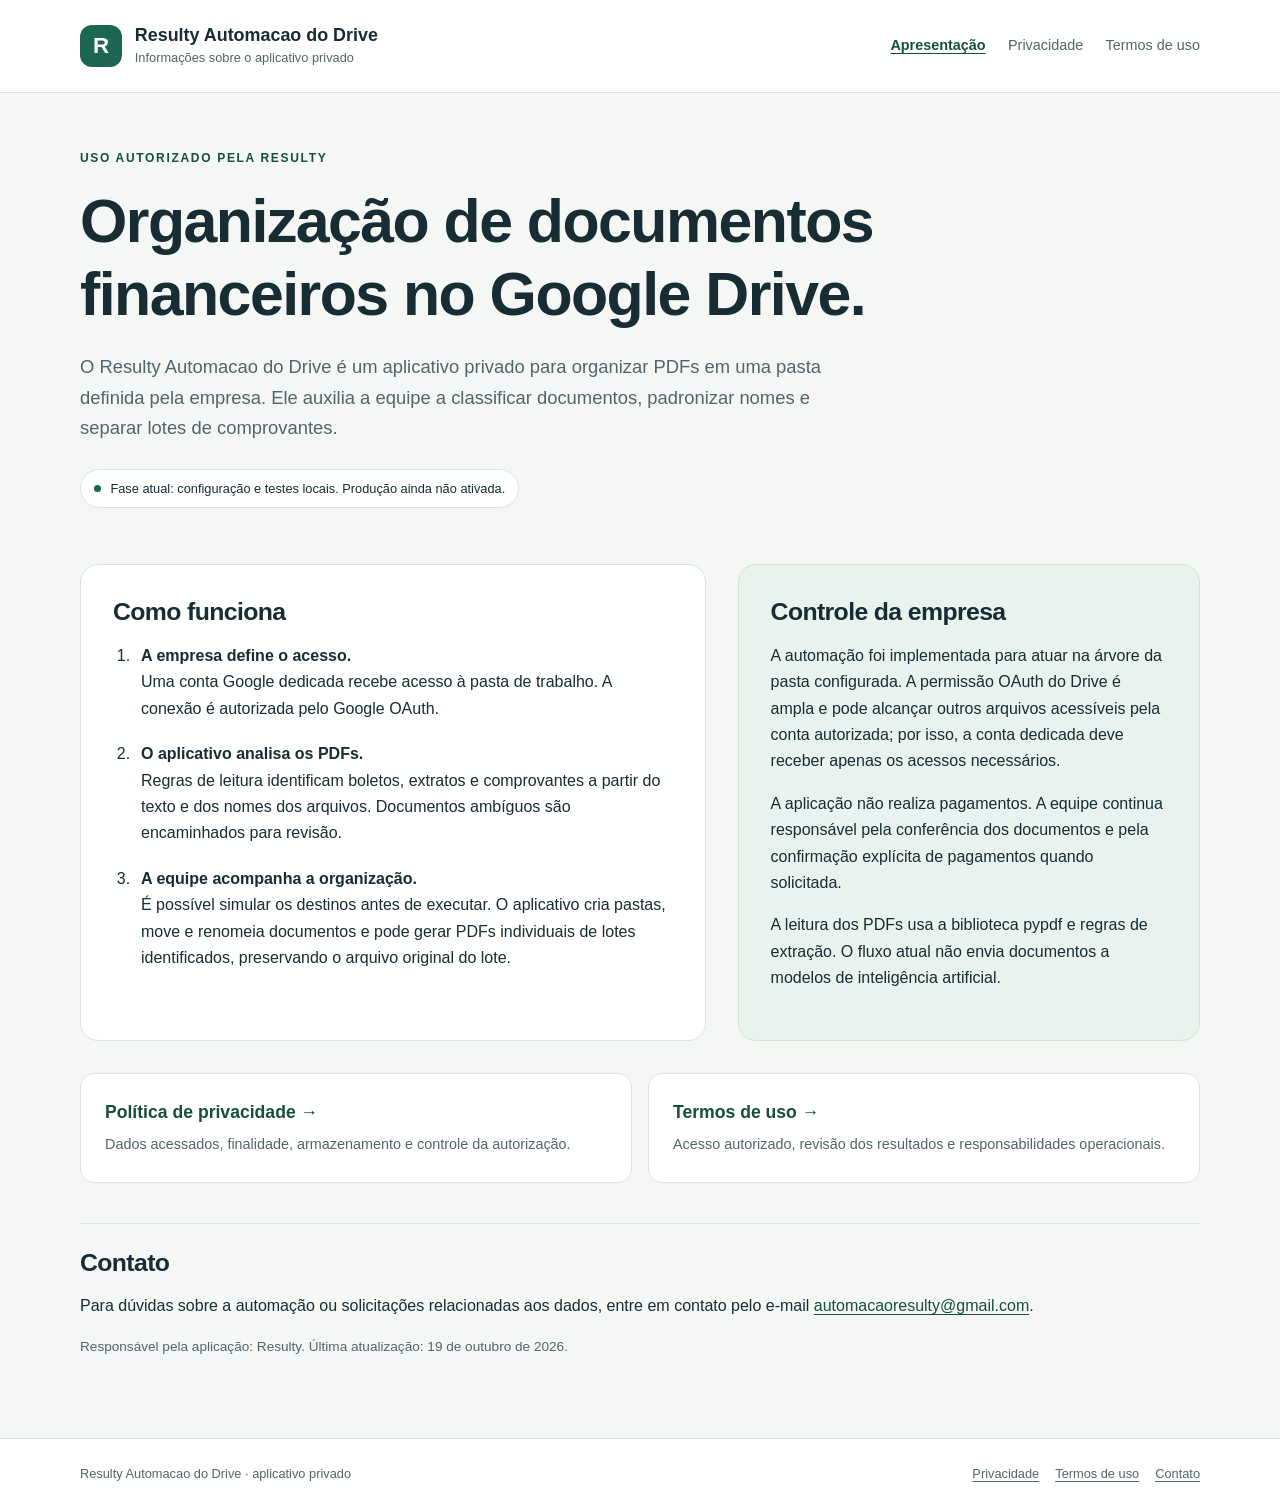
<file: index.html>
<!doctype html>
<html lang="pt-BR">
<head>
  <meta charset="utf-8">
  <meta name="viewport" content="width=device-width, initial-scale=1">
  <meta name="description" content="Conheça o Resulty Automacao do Drive, aplicativo privado para organização autorizada de documentos financeiros no Google Drive.">
  <title>Resulty Automacao do Drive</title>
  <link rel="stylesheet" href="style.css">
</head>
<body>
  <a class="skip-link" href="#conteudo">Ir para o conteúdo</a>
  <header class="site-header">
    <div class="wrap header-inner">
      <a class="brand" href="index.html" aria-label="Resulty Automacao do Drive — início">
        <span class="brand-mark" aria-hidden="true">R</span>
        <span><span class="brand-name">Resulty Automacao do Drive</span><span class="brand-subtitle">Informações sobre o aplicativo privado</span></span>
      </a>
      <nav aria-label="Navegação principal">
        <a href="index.html" aria-current="page">Apresentação</a><a href="privacidade.html">Privacidade</a><a href="termos.html">Termos de uso</a>
      </nav>
    </div>
  </header>
  <main id="conteudo" class="wrap">
    <p class="eyebrow">Uso autorizado pela Resulty</p>
    <h1>Organização de documentos financeiros no Google Drive.</h1>
    <p class="lead">O Resulty Automacao do Drive é um aplicativo privado para organizar PDFs em uma pasta definida pela empresa. Ele auxilia a equipe a classificar documentos, padronizar nomes e separar lotes de comprovantes.</p>
    <p class="status">Fase atual: configuração e testes locais. Produção ainda não ativada.</p>
    <div class="overview">
      <section class="panel" aria-labelledby="funcionamento">
        <h2 id="funcionamento">Como funciona</h2>
        <ol class="steps">
          <li><strong>A empresa define o acesso.</strong>Uma conta Google dedicada recebe acesso à pasta de trabalho. A conexão é autorizada pelo Google OAuth.</li>
          <li><strong>O aplicativo analisa os PDFs.</strong>Regras de leitura identificam boletos, extratos e comprovantes a partir do texto e dos nomes dos arquivos. Documentos ambíguos são encaminhados para revisão.</li>
          <li><strong>A equipe acompanha a organização.</strong>É possível simular os destinos antes de executar. O aplicativo cria pastas, move e renomeia documentos e pode gerar PDFs individuais de lotes identificados, preservando o arquivo original do lote.</li>
        </ol>
      </section>
      <section class="panel panel-soft" aria-labelledby="limites">
        <h2 id="limites">Controle da empresa</h2>
        <p>A automação foi implementada para atuar na árvore da pasta configurada. A permissão OAuth do Drive é ampla e pode alcançar outros arquivos acessíveis pela conta autorizada; por isso, a conta dedicada deve receber apenas os acessos necessários.</p>
        <p>A aplicação não realiza pagamentos. A equipe continua responsável pela conferência dos documentos e pela confirmação explícita de pagamentos quando solicitada.</p>
        <p>A leitura dos PDFs usa a biblioteca pypdf e regras de extração. O fluxo atual não envia documentos a modelos de inteligência artificial.</p>
      </section>
    </div>
    <div class="link-grid" aria-label="Documentos de referência">
      <a class="document-link" href="privacidade.html"><strong>Política de privacidade →</strong><span>Dados acessados, finalidade, armazenamento e controle da autorização.</span></a>
      <a class="document-link" href="termos.html"><strong>Termos de uso →</strong><span>Acesso autorizado, revisão dos resultados e responsabilidades operacionais.</span></a>
    </div>
    <section class="contact" aria-labelledby="contato">
      <h2 id="contato">Contato</h2>
      <p>Para dúvidas sobre a automação ou solicitações relacionadas aos dados, entre em contato pelo e-mail <a href="mailto:automacaoresulty@gmail.com">automacaoresulty@gmail.com</a>.</p>
      <p class="meta">Responsável pela aplicação: Resulty. Última atualização: <time datetime="2026-10-19">19 de outubro de 2026</time>.</p>
    </section>
  </main>
  <footer class="site-footer">
    <div class="wrap footer-inner"><p>Resulty Automacao do Drive · aplicativo privado</p><div class="footer-links"><a href="privacidade.html">Privacidade</a><a href="termos.html">Termos de uso</a><a href="mailto:automacaoresulty@gmail.com">Contato</a></div></div>
  </footer>
</body>
</html>
</file>
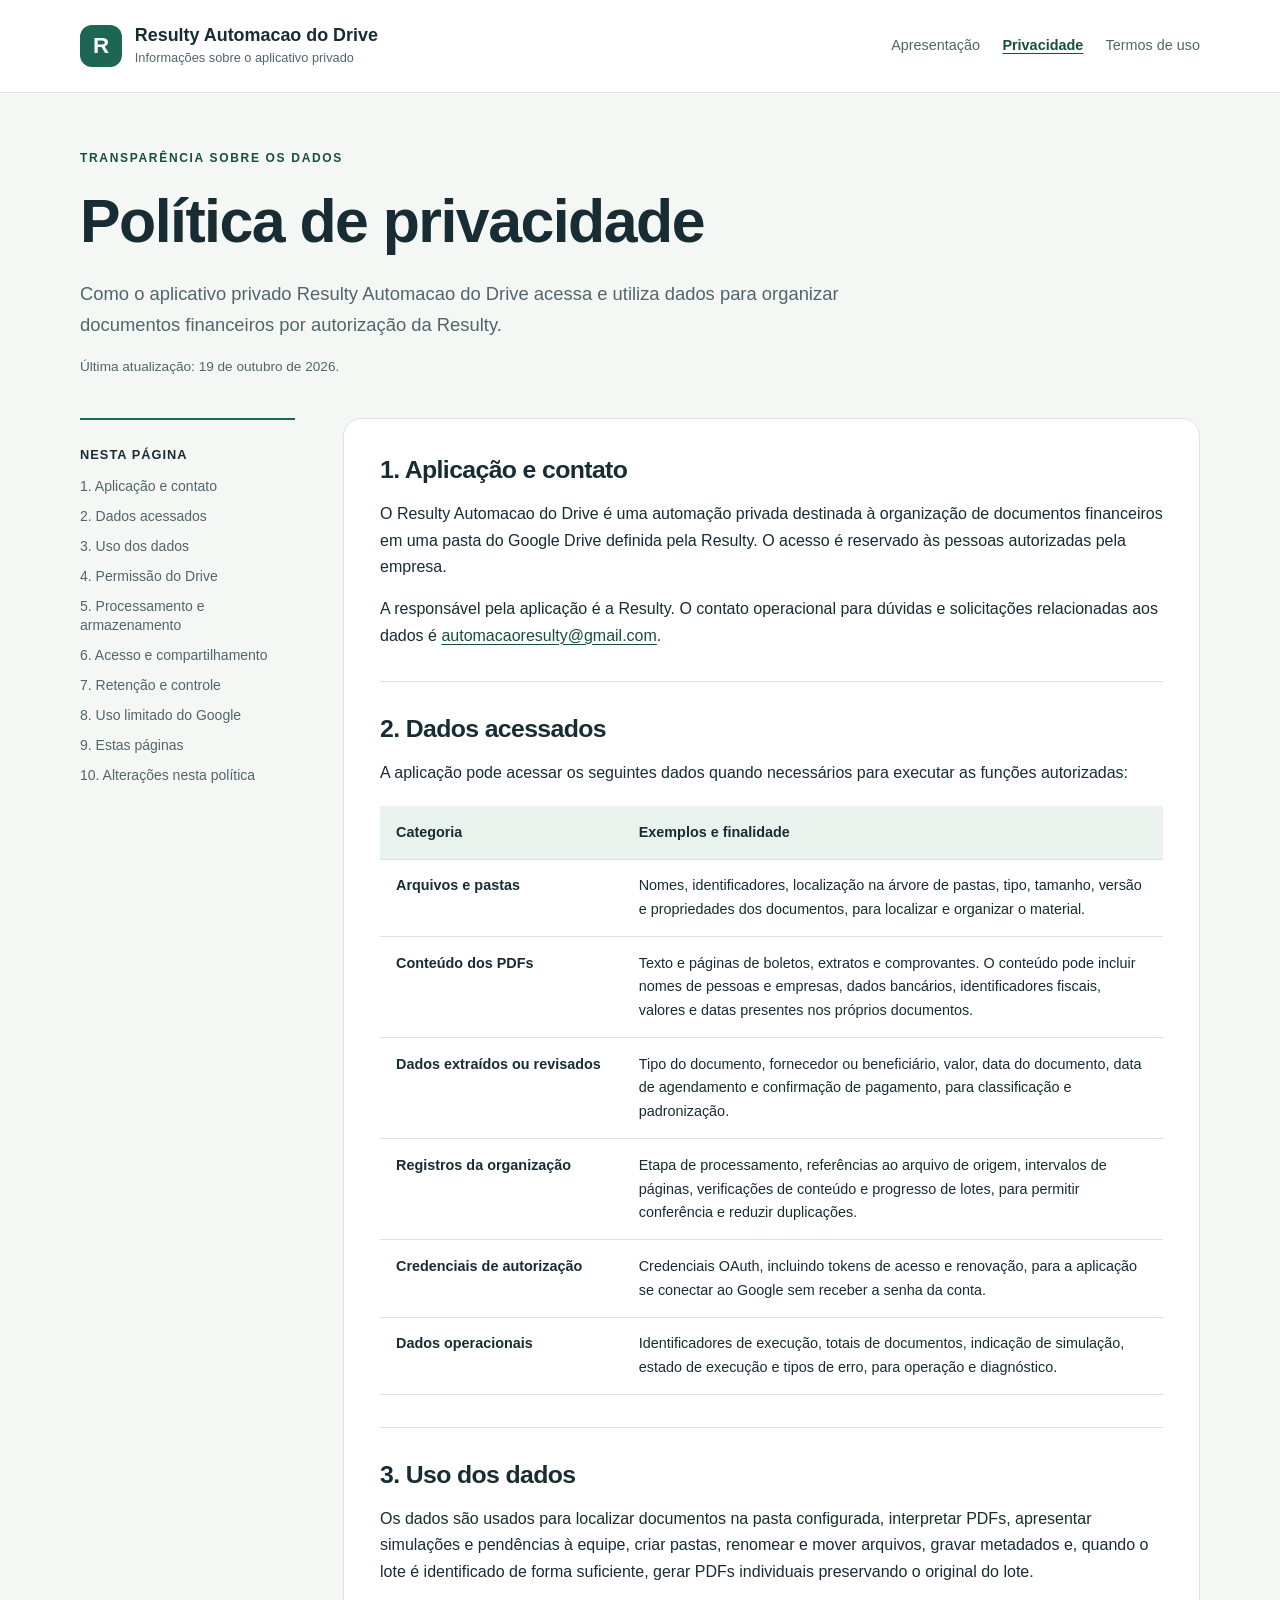
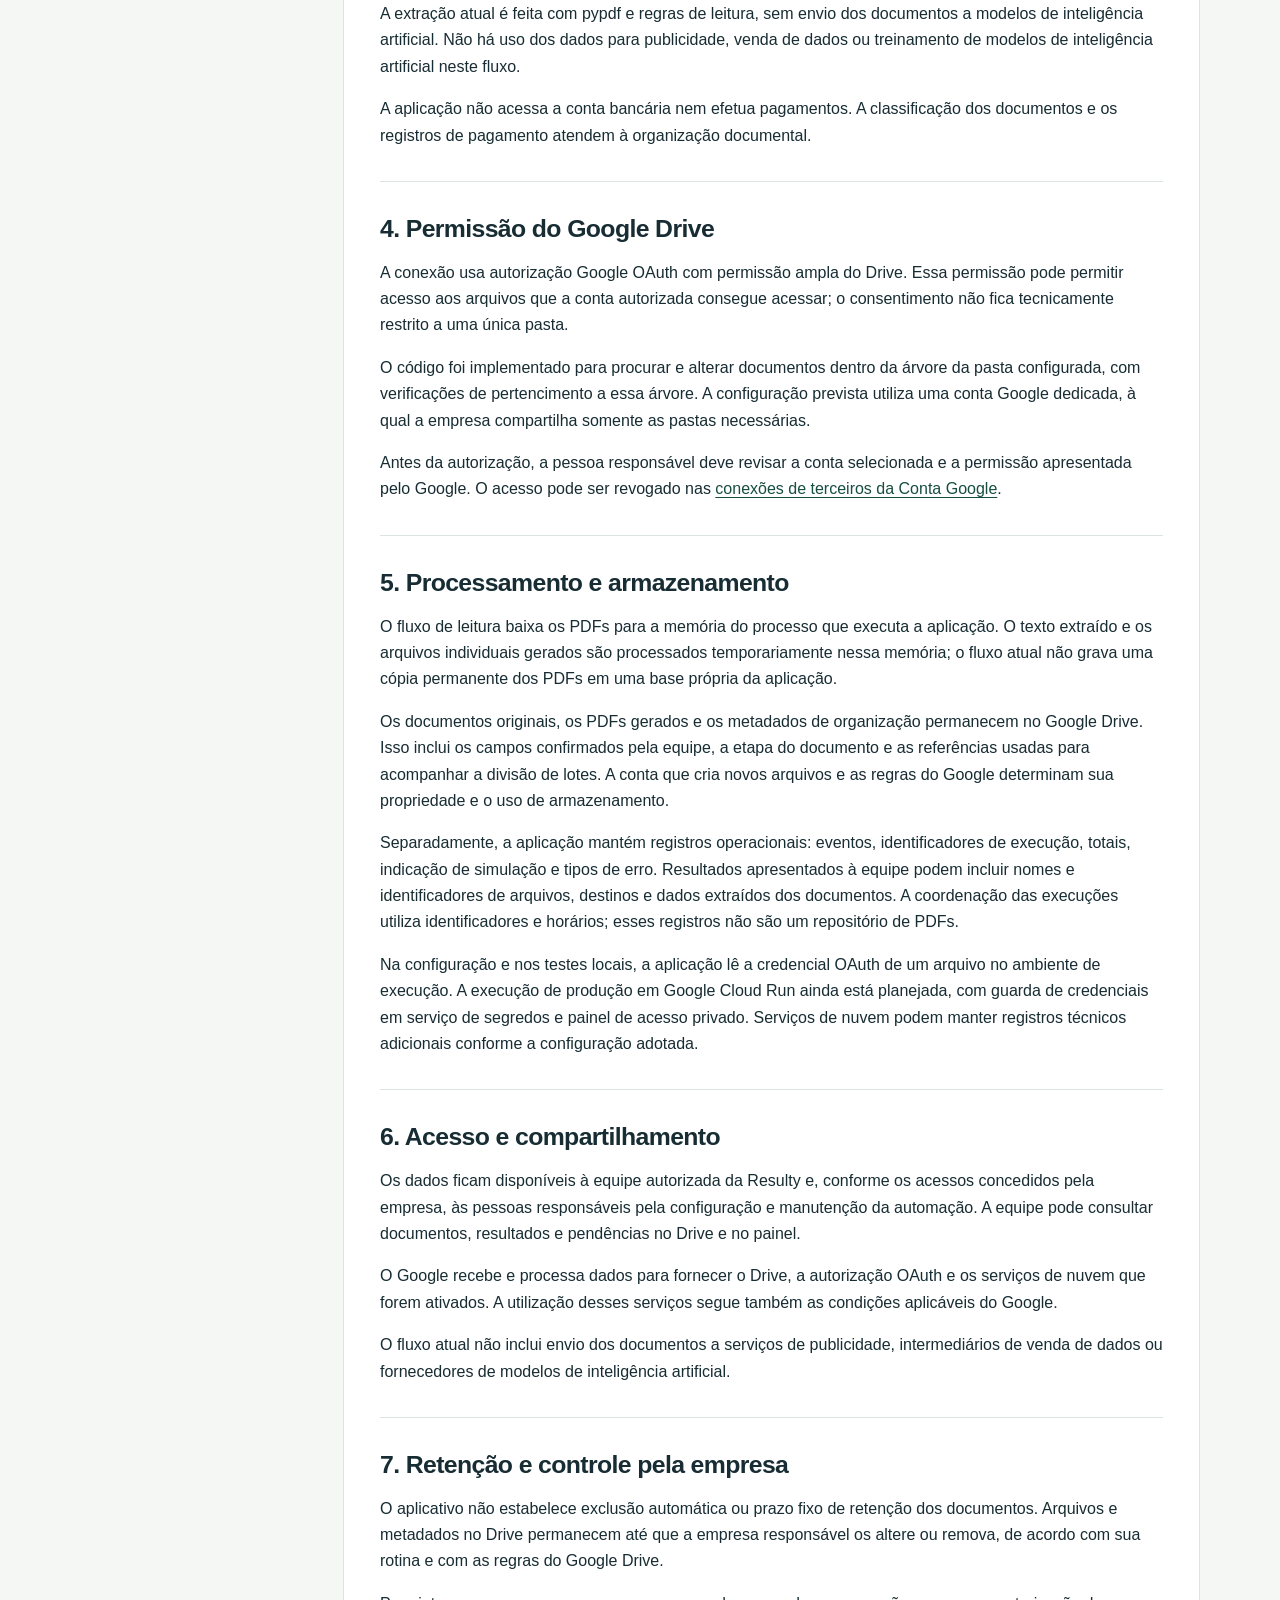
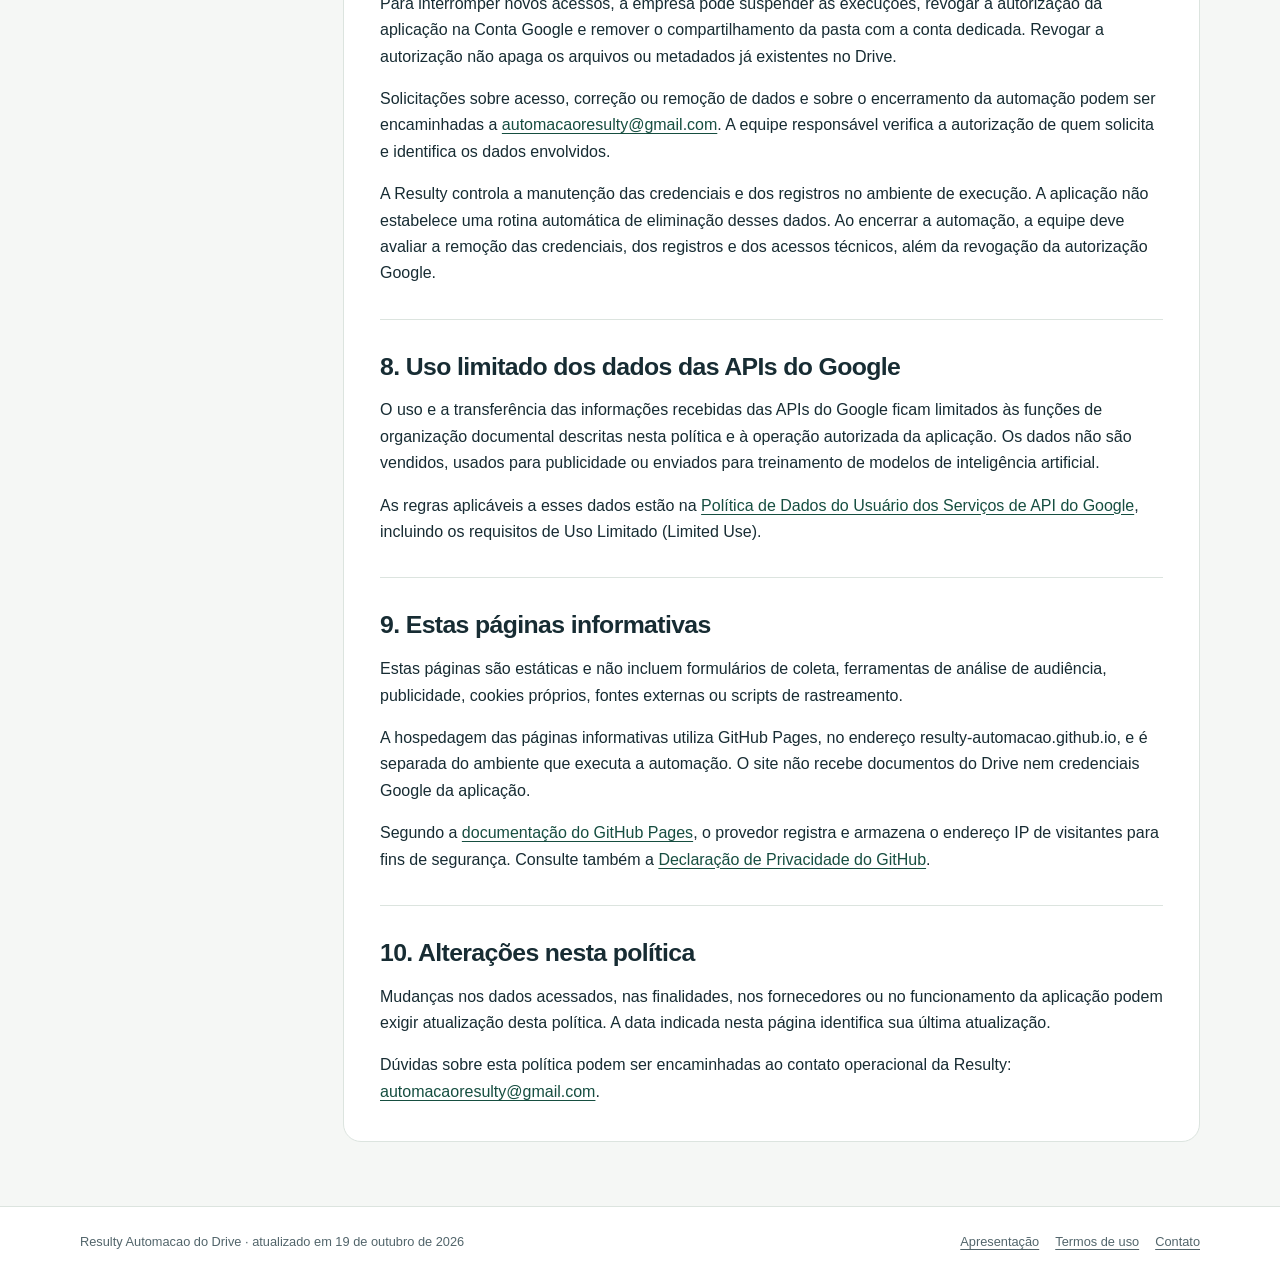
<file: privacidade.html>
<!doctype html>
<html lang="pt-BR">
<head>
  <meta charset="utf-8">
  <meta name="viewport" content="width=device-width, initial-scale=1">
  <meta name="description" content="Dados acessados, finalidade, armazenamento e controle da autorização do aplicativo privado Resulty Automacao do Drive.">
  <title>Privacidade — Resulty Automacao do Drive</title>
  <link rel="stylesheet" href="style.css">
</head>
<body>
  <a class="skip-link" href="#conteudo">Ir para o conteúdo</a>
  <header class="site-header">
    <div class="wrap header-inner">
      <a class="brand" href="index.html" aria-label="Resulty Automacao do Drive — início"><span class="brand-mark" aria-hidden="true">R</span><span><span class="brand-name">Resulty Automacao do Drive</span><span class="brand-subtitle">Informações sobre o aplicativo privado</span></span></a>
      <nav aria-label="Navegação principal"><a href="index.html">Apresentação</a><a href="privacidade.html" aria-current="page">Privacidade</a><a href="termos.html">Termos de uso</a></nav>
    </div>
  </header>
  <main id="conteudo" class="wrap">
    <p class="eyebrow">Transparência sobre os dados</p>
    <h1>Política de privacidade</h1>
    <p class="lead">Como o aplicativo privado Resulty Automacao do Drive acessa e utiliza dados para organizar documentos financeiros por autorização da Resulty.</p>
    <p class="meta">Última atualização: <time datetime="2026-10-19">19 de outubro de 2026</time>.</p>
    <div class="document-layout">
      <aside class="contents" aria-label="Conteúdo desta política">
        <strong>Nesta página</strong>
        <a href="#aplicacao">1. Aplicação e contato</a><a href="#dados">2. Dados acessados</a><a href="#finalidades">3. Uso dos dados</a><a href="#permissoes">4. Permissão do Drive</a><a href="#armazenamento">5. Processamento e armazenamento</a><a href="#compartilhamento">6. Acesso e compartilhamento</a><a href="#controle">7. Retenção e controle</a><a href="#google">8. Uso limitado do Google</a><a href="#paginas">9. Estas páginas</a><a href="#alteracoes">10. Alterações nesta política</a>
      </aside>
      <article class="document-body" aria-label="Política de privacidade">
        <section id="aplicacao">
          <h2>1. Aplicação e contato</h2>
          <p>O Resulty Automacao do Drive é uma automação privada destinada à organização de documentos financeiros em uma pasta do Google Drive definida pela Resulty. O acesso é reservado às pessoas autorizadas pela empresa.</p>
          <p>A responsável pela aplicação é a Resulty. O contato operacional para dúvidas e solicitações relacionadas aos dados é <a href="mailto:automacaoresulty@gmail.com">automacaoresulty@gmail.com</a>.</p>
        </section>
        <section id="dados">
          <h2>2. Dados acessados</h2>
          <p>A aplicação pode acessar os seguintes dados quando necessários para executar as funções autorizadas:</p>
          <div class="table-scroll">
            <table>
              <thead><tr><th scope="col">Categoria</th><th scope="col">Exemplos e finalidade</th></tr></thead>
              <tbody>
                <tr><td>Arquivos e pastas</td><td>Nomes, identificadores, localização na árvore de pastas, tipo, tamanho, versão e propriedades dos documentos, para localizar e organizar o material.</td></tr>
                <tr><td>Conteúdo dos PDFs</td><td>Texto e páginas de boletos, extratos e comprovantes. O conteúdo pode incluir nomes de pessoas e empresas, dados bancários, identificadores fiscais, valores e datas presentes nos próprios documentos.</td></tr>
                <tr><td>Dados extraídos ou revisados</td><td>Tipo do documento, fornecedor ou beneficiário, valor, data do documento, data de agendamento e confirmação de pagamento, para classificação e padronização.</td></tr>
                <tr><td>Registros da organização</td><td>Etapa de processamento, referências ao arquivo de origem, intervalos de páginas, verificações de conteúdo e progresso de lotes, para permitir conferência e reduzir duplicações.</td></tr>
                <tr><td>Credenciais de autorização</td><td>Credenciais OAuth, incluindo tokens de acesso e renovação, para a aplicação se conectar ao Google sem receber a senha da conta.</td></tr>
                <tr><td>Dados operacionais</td><td>Identificadores de execução, totais de documentos, indicação de simulação, estado de execução e tipos de erro, para operação e diagnóstico.</td></tr>
              </tbody>
            </table>
          </div>
        </section>
        <section id="finalidades">
          <h2>3. Uso dos dados</h2>
          <p>Os dados são usados para localizar documentos na pasta configurada, interpretar PDFs, apresentar simulações e pendências à equipe, criar pastas, renomear e mover arquivos, gravar metadados e, quando o lote é identificado de forma suficiente, gerar PDFs individuais preservando o original do lote.</p>
          <p>A extração atual é feita com pypdf e regras de leitura, sem envio dos documentos a modelos de inteligência artificial. Não há uso dos dados para publicidade, venda de dados ou treinamento de modelos de inteligência artificial neste fluxo.</p>
          <p>A aplicação não acessa a conta bancária nem efetua pagamentos. A classificação dos documentos e os registros de pagamento atendem à organização documental.</p>
        </section>
        <section id="permissoes">
          <h2>4. Permissão do Google Drive</h2>
          <p>A conexão usa autorização Google OAuth com permissão ampla do Drive. Essa permissão pode permitir acesso aos arquivos que a conta autorizada consegue acessar; o consentimento não fica tecnicamente restrito a uma única pasta.</p>
          <p>O código foi implementado para procurar e alterar documentos dentro da árvore da pasta configurada, com verificações de pertencimento a essa árvore. A configuração prevista utiliza uma conta Google dedicada, à qual a empresa compartilha somente as pastas necessárias.</p>
          <p>Antes da autorização, a pessoa responsável deve revisar a conta selecionada e a permissão apresentada pelo Google. O acesso pode ser revogado nas <a href="https://myaccount.google.com/connections">conexões de terceiros da Conta Google</a>.</p>
        </section>
        <section id="armazenamento">
          <h2>5. Processamento e armazenamento</h2>
          <p>O fluxo de leitura baixa os PDFs para a memória do processo que executa a aplicação. O texto extraído e os arquivos individuais gerados são processados temporariamente nessa memória; o fluxo atual não grava uma cópia permanente dos PDFs em uma base própria da aplicação.</p>
          <p>Os documentos originais, os PDFs gerados e os metadados de organização permanecem no Google Drive. Isso inclui os campos confirmados pela equipe, a etapa do documento e as referências usadas para acompanhar a divisão de lotes. A conta que cria novos arquivos e as regras do Google determinam sua propriedade e o uso de armazenamento.</p>
          <p>Separadamente, a aplicação mantém registros operacionais: eventos, identificadores de execução, totais, indicação de simulação e tipos de erro. Resultados apresentados à equipe podem incluir nomes e identificadores de arquivos, destinos e dados extraídos dos documentos. A coordenação das execuções utiliza identificadores e horários; esses registros não são um repositório de PDFs.</p>
          <p>Na configuração e nos testes locais, a aplicação lê a credencial OAuth de um arquivo no ambiente de execução. A execução de produção em Google Cloud Run ainda está planejada, com guarda de credenciais em serviço de segredos e painel de acesso privado. Serviços de nuvem podem manter registros técnicos adicionais conforme a configuração adotada.</p>
        </section>
        <section id="compartilhamento">
          <h2>6. Acesso e compartilhamento</h2>
          <p>Os dados ficam disponíveis à equipe autorizada da Resulty e, conforme os acessos concedidos pela empresa, às pessoas responsáveis pela configuração e manutenção da automação. A equipe pode consultar documentos, resultados e pendências no Drive e no painel.</p>
          <p>O Google recebe e processa dados para fornecer o Drive, a autorização OAuth e os serviços de nuvem que forem ativados. A utilização desses serviços segue também as condições aplicáveis do Google.</p>
          <p>O fluxo atual não inclui envio dos documentos a serviços de publicidade, intermediários de venda de dados ou fornecedores de modelos de inteligência artificial.</p>
        </section>
        <section id="controle">
          <h2>7. Retenção e controle pela empresa</h2>
          <p>O aplicativo não estabelece exclusão automática ou prazo fixo de retenção dos documentos. Arquivos e metadados no Drive permanecem até que a empresa responsável os altere ou remova, de acordo com sua rotina e com as regras do Google Drive.</p>
          <p>Para interromper novos acessos, a empresa pode suspender as execuções, revogar a autorização da aplicação na Conta Google e remover o compartilhamento da pasta com a conta dedicada. Revogar a autorização não apaga os arquivos ou metadados já existentes no Drive.</p>
          <p>Solicitações sobre acesso, correção ou remoção de dados e sobre o encerramento da automação podem ser encaminhadas a <a href="mailto:automacaoresulty@gmail.com">automacaoresulty@gmail.com</a>. A equipe responsável verifica a autorização de quem solicita e identifica os dados envolvidos.</p>
          <p>A Resulty controla a manutenção das credenciais e dos registros no ambiente de execução. A aplicação não estabelece uma rotina automática de eliminação desses dados. Ao encerrar a automação, a equipe deve avaliar a remoção das credenciais, dos registros e dos acessos técnicos, além da revogação da autorização Google.</p>
        </section>
        <section id="google">
          <h2>8. Uso limitado dos dados das APIs do Google</h2>
          <p>O uso e a transferência das informações recebidas das APIs do Google ficam limitados às funções de organização documental descritas nesta política e à operação autorizada da aplicação. Os dados não são vendidos, usados para publicidade ou enviados para treinamento de modelos de inteligência artificial.</p>
          <p>As regras aplicáveis a esses dados estão na <a href="https://developers.google.com/terms/api-services-user-data-policy">Política de Dados do Usuário dos Serviços de API do Google</a>, incluindo os requisitos de Uso Limitado (<span lang="en">Limited Use</span>).</p>
        </section>
        <section id="paginas">
          <h2>9. Estas páginas informativas</h2>
          <p>Estas páginas são estáticas e não incluem formulários de coleta, ferramentas de análise de audiência, publicidade, cookies próprios, fontes externas ou scripts de rastreamento.</p>
          <p>A hospedagem das páginas informativas utiliza GitHub Pages, no endereço resulty-automacao.github.io, e é separada do ambiente que executa a automação. O site não recebe documentos do Drive nem credenciais Google da aplicação.</p>
          <p>Segundo a <a href="https://docs.github.com/en/pages/getting-started-with-github-pages/what-is-github-pages">documentação do GitHub Pages</a>, o provedor registra e armazena o endereço IP de visitantes para fins de segurança. Consulte também a <a href="https://docs.github.com/en/site-policy/privacy-policies/github-general-privacy-statement">Declaração de Privacidade do GitHub</a>.</p>
        </section>
        <section id="alteracoes">
          <h2>10. Alterações nesta política</h2>
          <p>Mudanças nos dados acessados, nas finalidades, nos fornecedores ou no funcionamento da aplicação podem exigir atualização desta política. A data indicada nesta página identifica sua última atualização.</p>
          <p>Dúvidas sobre esta política podem ser encaminhadas ao contato operacional da Resulty: <a href="mailto:automacaoresulty@gmail.com">automacaoresulty@gmail.com</a>.</p>
        </section>
      </article>
    </div>
  </main>
  <footer class="site-footer"><div class="wrap footer-inner"><p>Resulty Automacao do Drive · atualizado em 19 de outubro de 2026</p><div class="footer-links"><a href="index.html">Apresentação</a><a href="termos.html">Termos de uso</a><a href="mailto:automacaoresulty@gmail.com">Contato</a></div></div></footer>
</body>
</html>
</file>
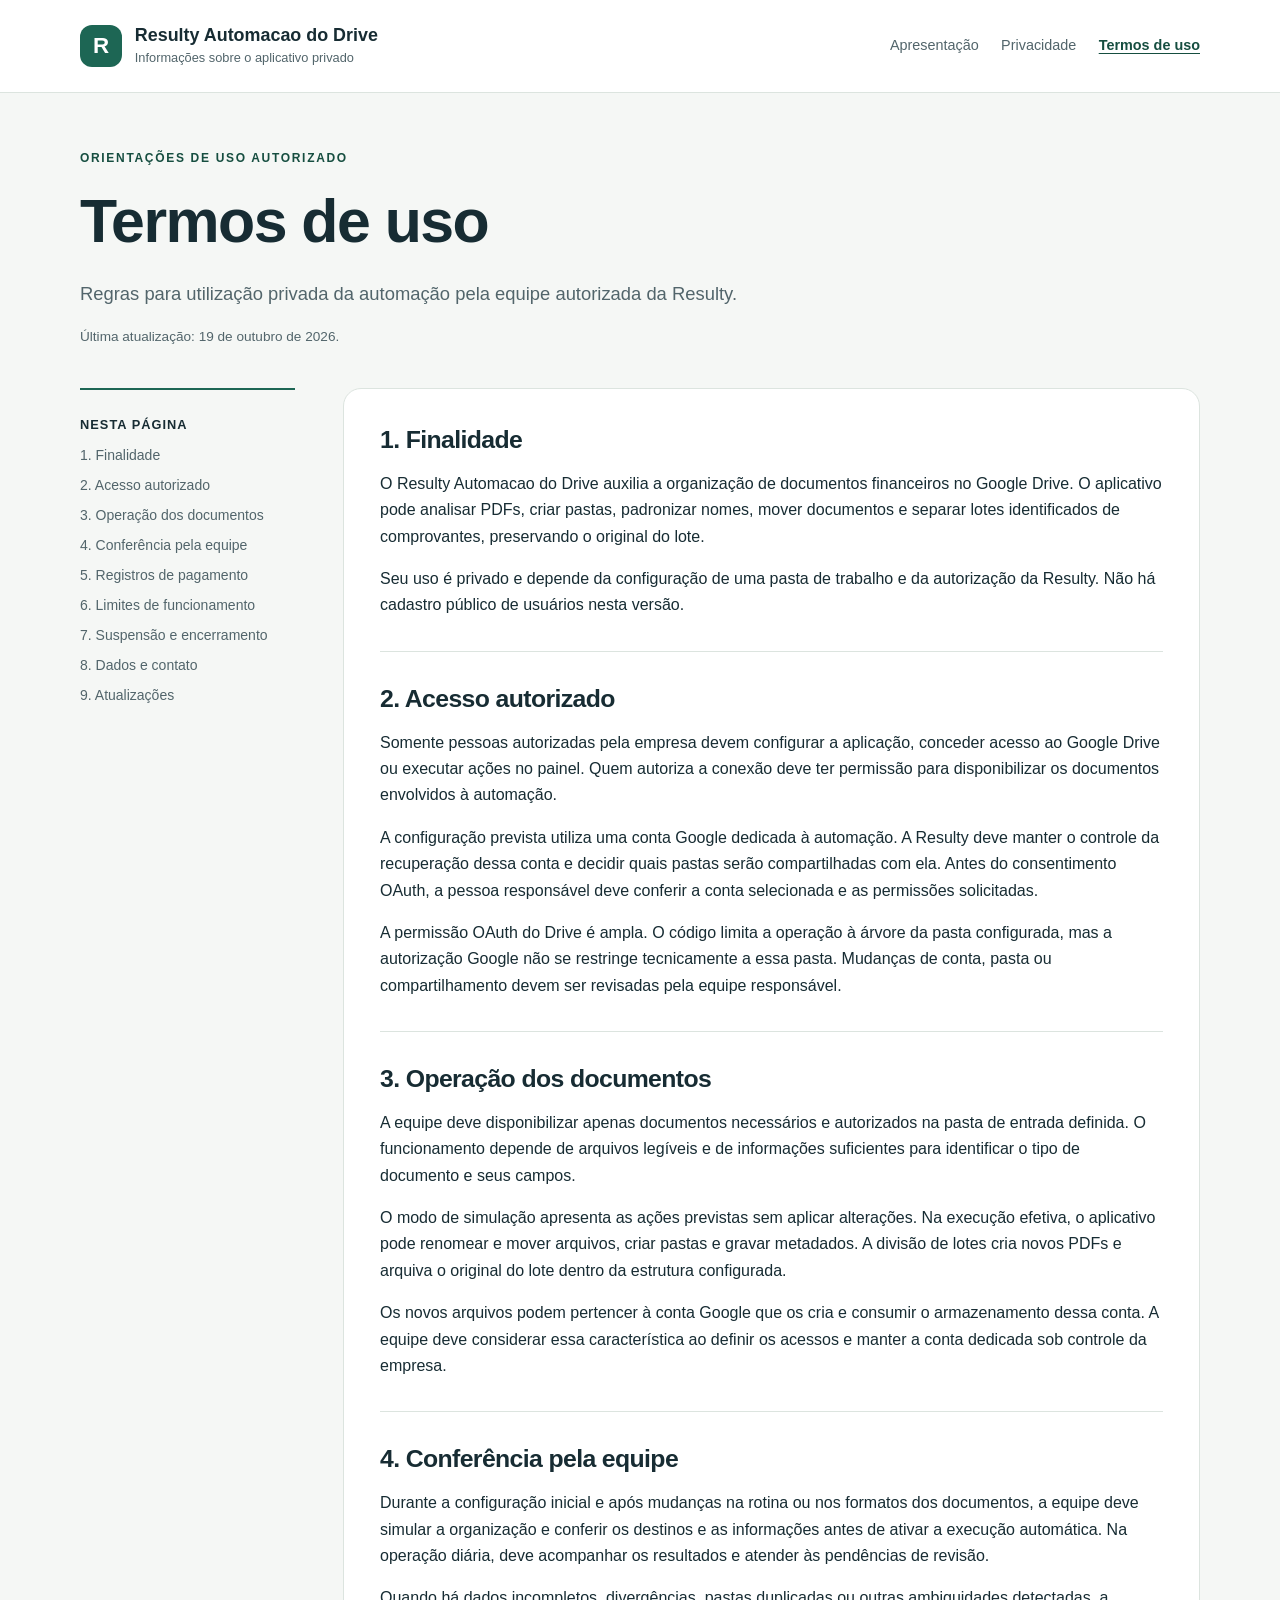
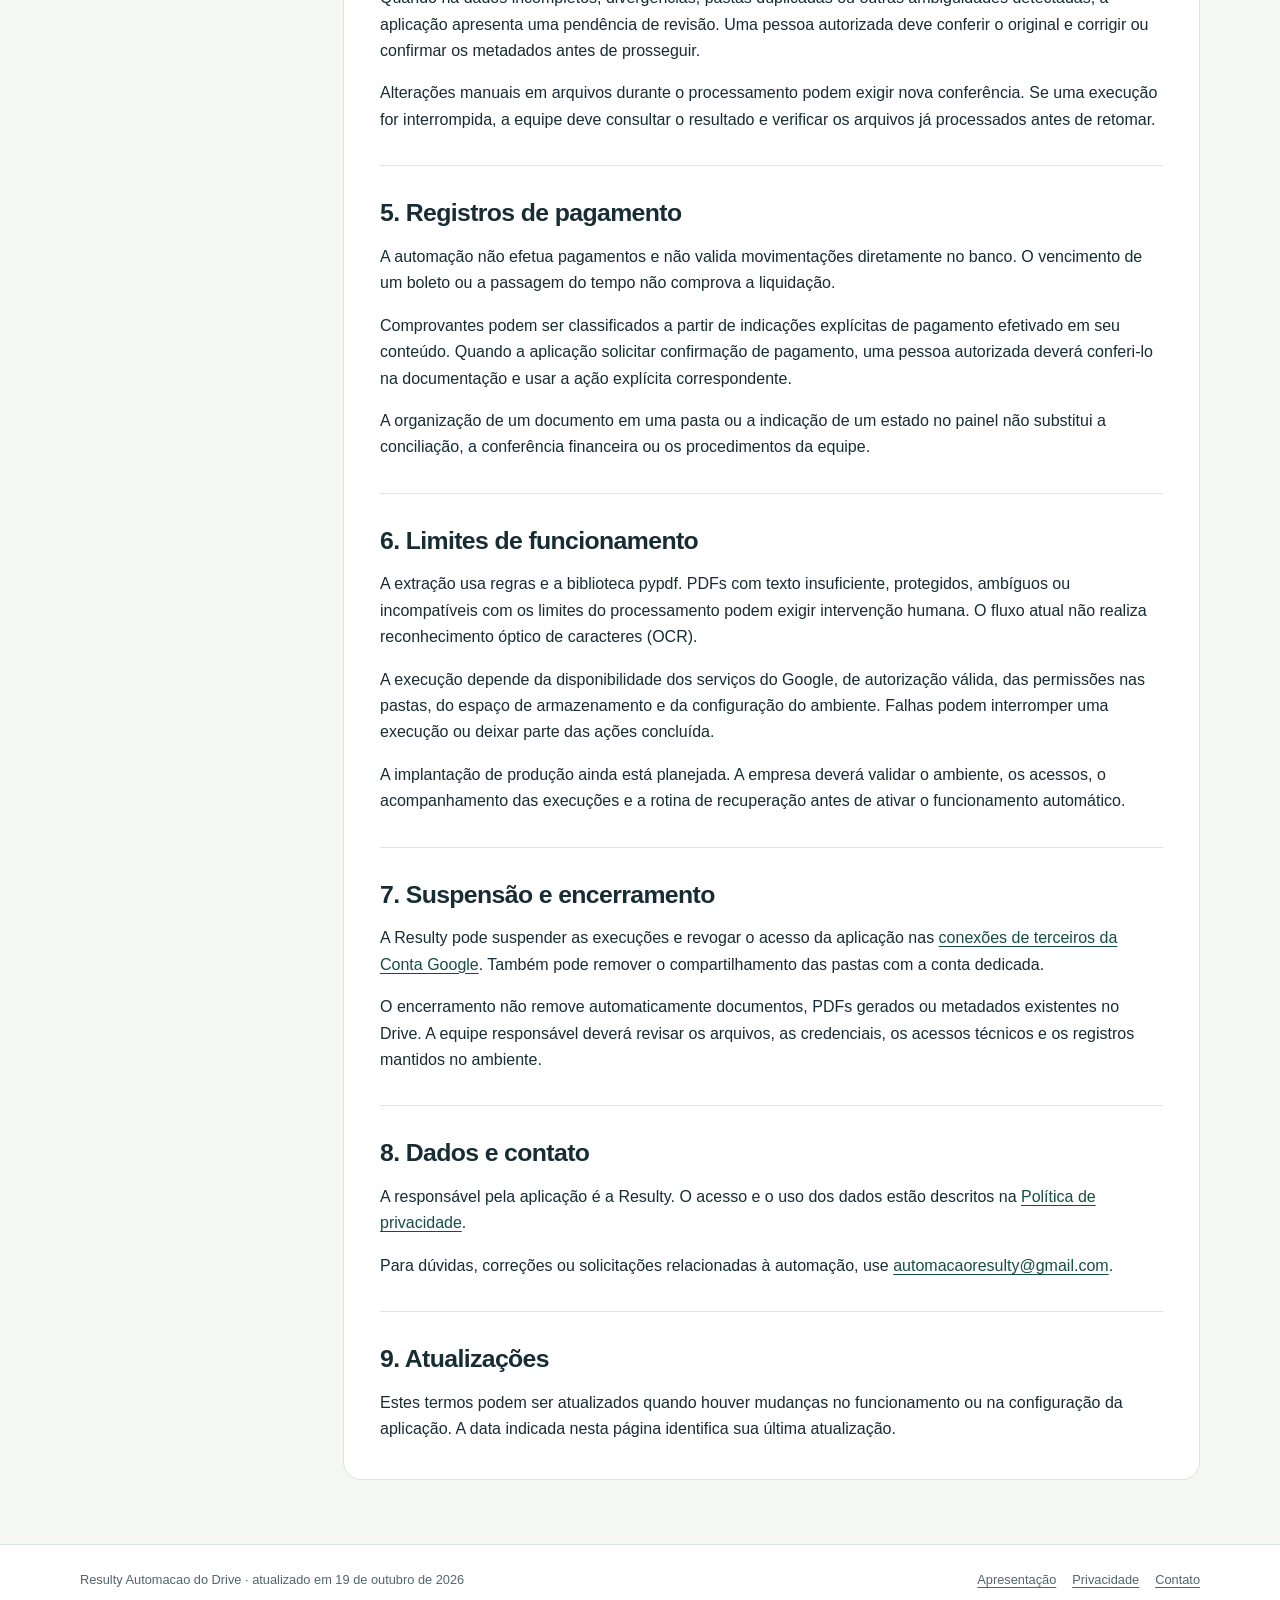
<file: termos.html>
<!doctype html>
<html lang="pt-BR">
<head>
  <meta charset="utf-8">
  <meta name="viewport" content="width=device-width, initial-scale=1">
  <meta name="description" content="Regras de acesso autorizado, operação e conferência dos documentos no aplicativo privado Resulty Automacao do Drive.">
  <title>Termos de uso — Resulty Automacao do Drive</title>
  <link rel="stylesheet" href="style.css">
</head>
<body>
  <a class="skip-link" href="#conteudo">Ir para o conteúdo</a>
  <header class="site-header"><div class="wrap header-inner"><a class="brand" href="index.html" aria-label="Resulty Automacao do Drive — início"><span class="brand-mark" aria-hidden="true">R</span><span><span class="brand-name">Resulty Automacao do Drive</span><span class="brand-subtitle">Informações sobre o aplicativo privado</span></span></a><nav aria-label="Navegação principal"><a href="index.html">Apresentação</a><a href="privacidade.html">Privacidade</a><a href="termos.html" aria-current="page">Termos de uso</a></nav></div></header>
  <main id="conteudo" class="wrap">
    <p class="eyebrow">Orientações de uso autorizado</p>
    <h1>Termos de uso</h1>
    <p class="lead">Regras para utilização privada da automação pela equipe autorizada da Resulty.</p>
    <p class="meta">Última atualização: <time datetime="2026-10-19">19 de outubro de 2026</time>.</p>
    <div class="document-layout">
      <aside class="contents" aria-label="Conteúdo destes termos"><strong>Nesta página</strong><a href="#finalidade">1. Finalidade</a><a href="#acesso">2. Acesso autorizado</a><a href="#operacao">3. Operação dos documentos</a><a href="#revisao">4. Conferência pela equipe</a><a href="#pagamentos">5. Registros de pagamento</a><a href="#limites">6. Limites de funcionamento</a><a href="#encerramento">7. Suspensão e encerramento</a><a href="#dados">8. Dados e contato</a><a href="#versao">9. Atualizações</a></aside>
      <article class="document-body" aria-label="Termos de uso">
        <section id="finalidade">
          <h2>1. Finalidade</h2>
          <p>O Resulty Automacao do Drive auxilia a organização de documentos financeiros no Google Drive. O aplicativo pode analisar PDFs, criar pastas, padronizar nomes, mover documentos e separar lotes identificados de comprovantes, preservando o original do lote.</p>
          <p>Seu uso é privado e depende da configuração de uma pasta de trabalho e da autorização da Resulty. Não há cadastro público de usuários nesta versão.</p>
        </section>
        <section id="acesso">
          <h2>2. Acesso autorizado</h2>
          <p>Somente pessoas autorizadas pela empresa devem configurar a aplicação, conceder acesso ao Google Drive ou executar ações no painel. Quem autoriza a conexão deve ter permissão para disponibilizar os documentos envolvidos à automação.</p>
          <p>A configuração prevista utiliza uma conta Google dedicada à automação. A Resulty deve manter o controle da recuperação dessa conta e decidir quais pastas serão compartilhadas com ela. Antes do consentimento OAuth, a pessoa responsável deve conferir a conta selecionada e as permissões solicitadas.</p>
          <p>A permissão OAuth do Drive é ampla. O código limita a operação à árvore da pasta configurada, mas a autorização Google não se restringe tecnicamente a essa pasta. Mudanças de conta, pasta ou compartilhamento devem ser revisadas pela equipe responsável.</p>
        </section>
        <section id="operacao">
          <h2>3. Operação dos documentos</h2>
          <p>A equipe deve disponibilizar apenas documentos necessários e autorizados na pasta de entrada definida. O funcionamento depende de arquivos legíveis e de informações suficientes para identificar o tipo de documento e seus campos.</p>
          <p>O modo de simulação apresenta as ações previstas sem aplicar alterações. Na execução efetiva, o aplicativo pode renomear e mover arquivos, criar pastas e gravar metadados. A divisão de lotes cria novos PDFs e arquiva o original do lote dentro da estrutura configurada.</p>
          <p>Os novos arquivos podem pertencer à conta Google que os cria e consumir o armazenamento dessa conta. A equipe deve considerar essa característica ao definir os acessos e manter a conta dedicada sob controle da empresa.</p>
        </section>
        <section id="revisao">
          <h2>4. Conferência pela equipe</h2>
          <p>Durante a configuração inicial e após mudanças na rotina ou nos formatos dos documentos, a equipe deve simular a organização e conferir os destinos e as informações antes de ativar a execução automática. Na operação diária, deve acompanhar os resultados e atender às pendências de revisão.</p>
          <p>Quando há dados incompletos, divergências, pastas duplicadas ou outras ambiguidades detectadas, a aplicação apresenta uma pendência de revisão. Uma pessoa autorizada deve conferir o original e corrigir ou confirmar os metadados antes de prosseguir.</p>
          <p>Alterações manuais em arquivos durante o processamento podem exigir nova conferência. Se uma execução for interrompida, a equipe deve consultar o resultado e verificar os arquivos já processados antes de retomar.</p>
        </section>
        <section id="pagamentos">
          <h2>5. Registros de pagamento</h2>
          <p>A automação não efetua pagamentos e não valida movimentações diretamente no banco. O vencimento de um boleto ou a passagem do tempo não comprova a liquidação.</p>
          <p>Comprovantes podem ser classificados a partir de indicações explícitas de pagamento efetivado em seu conteúdo. Quando a aplicação solicitar confirmação de pagamento, uma pessoa autorizada deverá conferi-lo na documentação e usar a ação explícita correspondente.</p>
          <p>A organização de um documento em uma pasta ou a indicação de um estado no painel não substitui a conciliação, a conferência financeira ou os procedimentos da equipe.</p>
        </section>
        <section id="limites">
          <h2>6. Limites de funcionamento</h2>
          <p>A extração usa regras e a biblioteca pypdf. PDFs com texto insuficiente, protegidos, ambíguos ou incompatíveis com os limites do processamento podem exigir intervenção humana. O fluxo atual não realiza reconhecimento óptico de caracteres (OCR).</p>
          <p>A execução depende da disponibilidade dos serviços do Google, de autorização válida, das permissões nas pastas, do espaço de armazenamento e da configuração do ambiente. Falhas podem interromper uma execução ou deixar parte das ações concluída.</p>
          <p>A implantação de produção ainda está planejada. A empresa deverá validar o ambiente, os acessos, o acompanhamento das execuções e a rotina de recuperação antes de ativar o funcionamento automático.</p>
        </section>
        <section id="encerramento">
          <h2>7. Suspensão e encerramento</h2>
          <p>A Resulty pode suspender as execuções e revogar o acesso da aplicação nas <a href="https://myaccount.google.com/connections">conexões de terceiros da Conta Google</a>. Também pode remover o compartilhamento das pastas com a conta dedicada.</p>
          <p>O encerramento não remove automaticamente documentos, PDFs gerados ou metadados existentes no Drive. A equipe responsável deverá revisar os arquivos, as credenciais, os acessos técnicos e os registros mantidos no ambiente.</p>
        </section>
        <section id="dados">
          <h2>8. Dados e contato</h2>
          <p>A responsável pela aplicação é a Resulty. O acesso e o uso dos dados estão descritos na <a href="privacidade.html">Política de privacidade</a>.</p>
          <p>Para dúvidas, correções ou solicitações relacionadas à automação, use <a href="mailto:automacaoresulty@gmail.com">automacaoresulty@gmail.com</a>.</p>
        </section>
        <section id="versao">
          <h2>9. Atualizações</h2>
          <p>Estes termos podem ser atualizados quando houver mudanças no funcionamento ou na configuração da aplicação. A data indicada nesta página identifica sua última atualização.</p>
        </section>
      </article>
    </div>
  </main>
  <footer class="site-footer"><div class="wrap footer-inner"><p>Resulty Automacao do Drive · atualizado em 19 de outubro de 2026</p><div class="footer-links"><a href="index.html">Apresentação</a><a href="privacidade.html">Privacidade</a><a href="mailto:automacaoresulty@gmail.com">Contato</a></div></div></footer>
</body>
</html>
</file>
<file: style.css>
:root {
  color-scheme: light;
  --ink: #172c33;
  --muted: #52656b;
  --paper: #f5f7f5;
  --surface: #ffffff;
  --line: #dce4df;
  --brand: #1d6654;
  --brand-dark: #164e40;
  --soft: #eaf2ed;
  font-family: -apple-system, BlinkMacSystemFont, "Segoe UI", sans-serif;
  font-size: 16px;
  line-height: 1.65;
  font-synthesis: none;
}

* { box-sizing: border-box; }
body { margin: 0; color: var(--ink); background: var(--paper); }
a { color: var(--brand-dark); text-underline-offset: 0.2em; }
a:hover { text-decoration-thickness: 2px; }
a:focus-visible { outline: 3px solid var(--brand); outline-offset: 5px; border-radius: 2px; }
.skip-link { position: absolute; top: -100px; left: 1rem; z-index: 2; padding: 0.65rem 1rem; background: white; }
.skip-link:focus { top: 1rem; }
.wrap { width: min(1120px, calc(100% - 3rem)); margin-inline: auto; }
.site-header { background: var(--surface); border-bottom: 1px solid var(--line); }
.header-inner { display: flex; align-items: center; justify-content: space-between; gap: 1.5rem; min-height: 92px; padding-block: 1rem; }
.brand { display: inline-flex; align-items: center; gap: 0.8rem; color: var(--ink); text-decoration: none; }
.brand-mark { display: grid; place-items: center; flex: none; width: 42px; height: 42px; border-radius: 12px; color: white; background: var(--brand); font-weight: 700; font-size: 1.4rem; }
.brand-name { display: block; font-size: 1.12rem; font-weight: 700; line-height: 1.3; }
.brand-subtitle { display: block; font-size: 0.8rem; color: var(--muted); }
nav { display: flex; flex-wrap: wrap; gap: 0.35rem 1.4rem; }
nav a { padding: 0.3rem 0; color: var(--muted); font-size: 0.9rem; text-decoration: none; }
nav a[aria-current="page"] { color: var(--brand-dark); font-weight: 700; text-decoration: underline; }
main { padding-block: 3.5rem 4rem; }
.eyebrow { margin: 0 0 1rem; color: var(--brand-dark); font-size: 0.75rem; letter-spacing: 0.14em; text-transform: uppercase; font-weight: 700; }
h1, h2, h3 { line-height: 1.2; letter-spacing: -0.025em; }
h1 { max-width: 850px; margin: 0 0 1.35rem; font-size: clamp(2.2rem, 5.2vw, 3.8rem); font-weight: 650; }
h2 { margin: 0 0 1rem; font-size: 1.55rem; }
h3 { margin: 0 0 0.65rem; font-size: 1.1rem; }
p { margin: 0 0 1rem; }
.lead { max-width: 760px; font-size: 1.15rem; color: var(--muted); }
.status { display: inline-flex; align-items: center; gap: 0.6rem; margin-block: 0.6rem 2.5rem; padding: 0.5rem 0.8rem; border: 1px solid var(--line); border-radius: 100px; background: white; font-size: 0.8rem; }
.status::before { content: ""; width: 7px; height: 7px; border-radius: 50%; background: var(--brand); }
.overview { display: grid; grid-template-columns: 1.15fr 0.85fr; gap: 2rem; margin-top: 1rem; }
.panel { padding: 2rem; border: 1px solid var(--line); border-radius: 18px; background: var(--surface); }
.panel-soft { background: var(--soft); border-color: #d2e1d7; }
ol, ul { margin-block: 0.5rem 1.1rem; padding-left: 1.35rem; }
li { padding-left: 0.2rem; margin-bottom: 0.5rem; }
.steps { margin-bottom: 0; }
.steps li { padding-left: 0.4rem; margin-bottom: 1.2rem; }
.steps li:last-child { margin-bottom: 0; }
.steps strong { display: block; }
.link-grid { display: grid; grid-template-columns: repeat(2, 1fr); gap: 1rem; margin-top: 2rem; }
.document-link { display: block; padding: 1.5rem; background: var(--surface); border: 1px solid var(--line); border-radius: 14px; text-decoration: none; }
.document-link:hover { border-color: var(--brand); }
.document-link strong { display: block; font-size: 1.1rem; margin-bottom: 0.3rem; }
.document-link span { color: var(--muted); font-size: 0.9rem; }
.contact { margin-top: 2.5rem; padding-top: 1.5rem; border-top: 1px solid var(--line); }
.meta { color: var(--muted); font-size: 0.85rem; }
.document-layout { display: grid; grid-template-columns: 215px minmax(0, 1fr); gap: 3rem; margin-top: 2.5rem; }
.contents { align-self: start; position: sticky; top: 1.5rem; padding-top: 1.5rem; border-top: 2px solid var(--brand); }
.contents strong { display: block; margin-bottom: 0.7rem; font-size: 0.8rem; letter-spacing: 0.08em; text-transform: uppercase; }
.contents a { display: block; margin-block: 0.65rem; font-size: 0.875rem; text-decoration: none; color: var(--muted); line-height: 1.4; }
.contents a:hover { color: var(--brand-dark); text-decoration: underline; }
.document-body { min-width: 0; padding: 2.25rem; background: var(--surface); border: 1px solid var(--line); border-radius: 18px; }
.document-body section { scroll-margin-top: 2rem; }
.document-body section + section { margin-top: 2rem; padding-top: 2rem; border-top: 1px solid var(--line); }
.document-body p:last-child, .document-body ul:last-child { margin-bottom: 0; }
.table-scroll { overflow-x: auto; margin-block: 1.25rem; }
table { width: 100%; border-collapse: collapse; font-size: 0.9rem; text-align: left; }
th, td { padding: 0.9rem 1rem; vertical-align: top; border-bottom: 1px solid var(--line); }
th { background: var(--soft); font-weight: 650; }
td:first-child { width: 31%; font-weight: 600; }
.site-footer { border-top: 1px solid var(--line); background: white; }
.footer-inner { display: flex; justify-content: space-between; gap: 1.25rem; padding-block: 1.5rem; font-size: 0.8rem; color: var(--muted); }
.footer-inner p { margin: 0; }
.footer-links { display: flex; flex-wrap: wrap; gap: 0.4rem 1rem; }
.footer-links a { color: var(--muted); }

@media (max-width: 820px) {
  .header-inner { flex-direction: column; align-items: flex-start; gap: 1rem; }
  .overview, .document-layout { grid-template-columns: 1fr; gap: 1.25rem; }
  .contents { position: static; padding-block: 1rem; }
  .contents a { display: inline-block; margin: 0.25rem 1rem 0.25rem 0; }
  .document-layout { margin-top: 1.75rem; }
  .footer-inner { flex-direction: column; }
}

@media (max-width: 520px) {
  .wrap { width: calc(100% - 2rem); }
  main { padding-block: 2.5rem 3rem; }
  .brand-name { font-size: 1rem; }
  nav { gap: 0.25rem 1rem; }
  nav a { font-size: 0.85rem; }
  .panel, .document-body { padding: 1.35rem; border-radius: 14px; }
  .link-grid { grid-template-columns: 1fr; }
  .lead { font-size: 1.05rem; }
  .status { align-items: flex-start; border-radius: 12px; }
  .status::before { margin-top: 0.45rem; flex: none; }
  th, td { padding: 0.75rem 0.6rem; }
}

@media print {
  body { background: white; color: black; }
  .site-header nav, .contents, .skip-link, .footer-links { display: none; }
  .wrap { width: 100%; }
  main { padding-block: 1.5rem; }
  .document-layout { display: block; }
  .document-body, .panel { border-radius: 0; padding: 0; border: 0; }
  h1 { font-size: 2rem; }
  h2, h3 { break-after: avoid; }
  .document-body section { break-inside: auto; }
}
</file>
